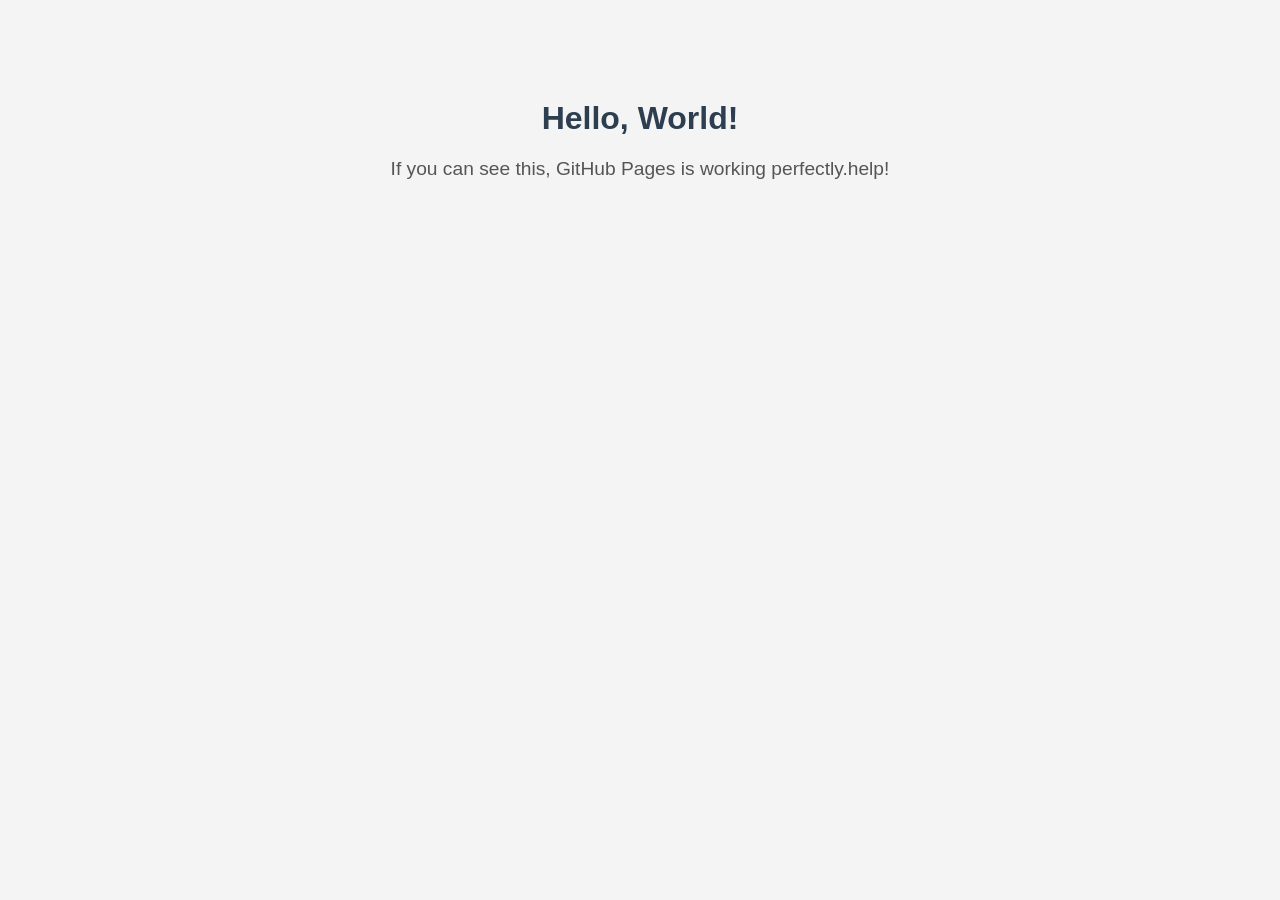
<file: Nebuluxe.com/index.html>
<!DOCTYPE html>
<html lang="en">
<head>
    <meta charset="UTF-8">
    <meta name="viewport" content="width=device-width, initial-scale=1.0">
    <title>Simple Test</title>
    <style>
        body {
            font-family: Arial, sans-serif;
            text-align: center;
            margin-top: 100px;
            background-color: #f4f4f4;
        }
        h1 {
            color: #2c3e50;
        }
        p {
            color: #555;
            font-size: 1.2rem;
        }
    </style>
</head>
<body>
    <h1>Hello, World!</h1>
    <p>If you can see this, GitHub Pages is working perfectly.help!</p>
</body>
</html>
</file>
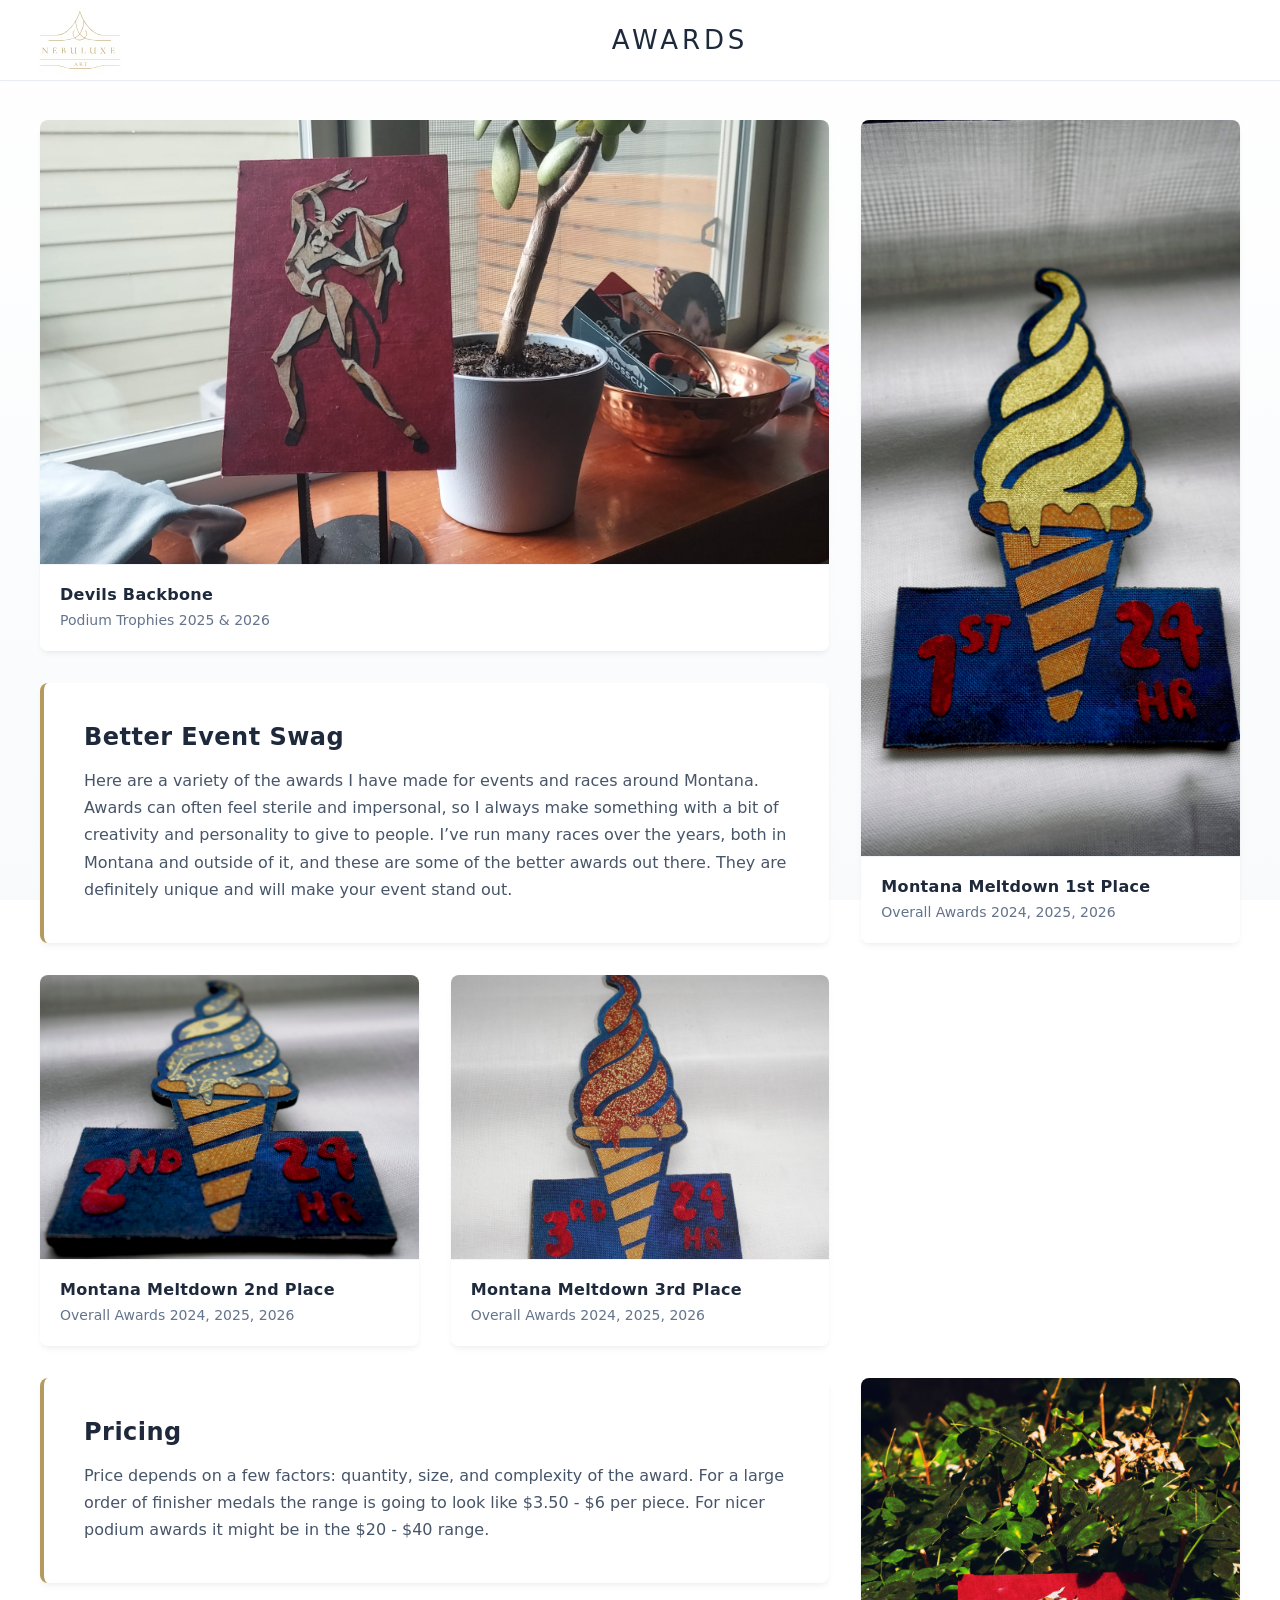
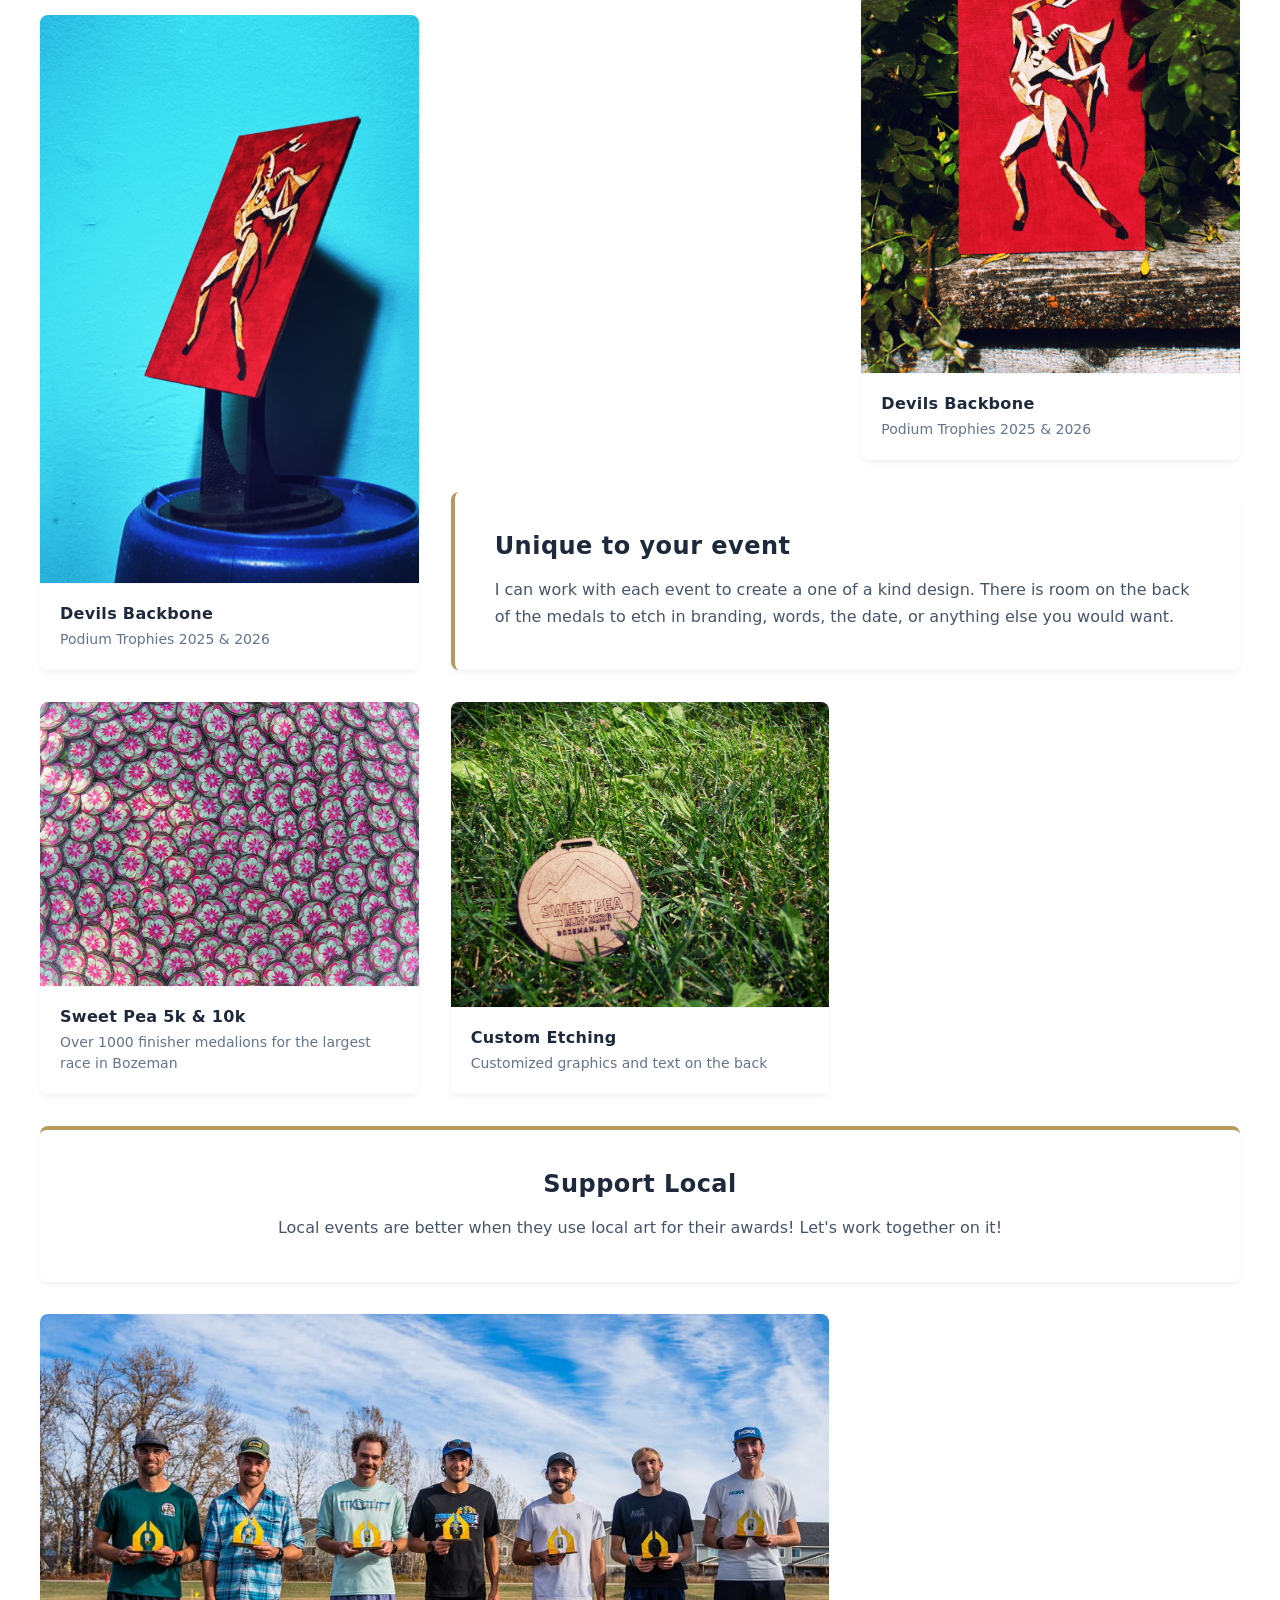
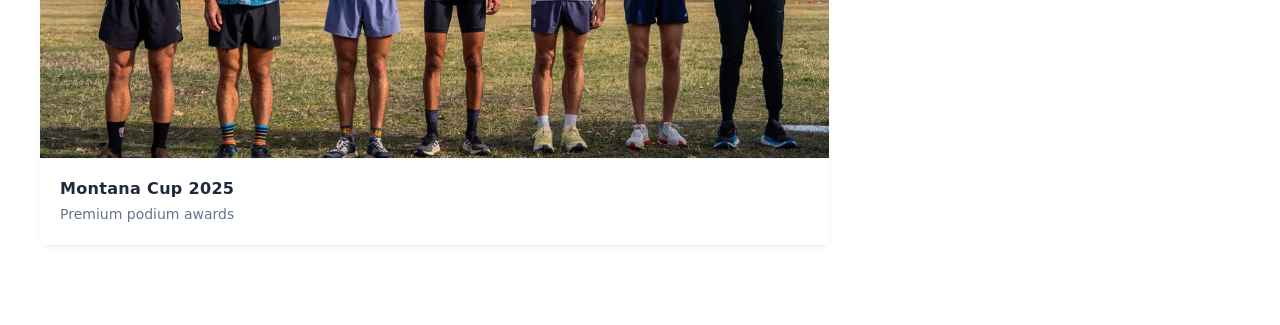
<file: Nebuluxe/awardportfolio.html>
<!DOCTYPE html>
<html lang="en">
<head>
<meta charset="UTF-8">
<meta name="viewport" content="width=device-width, initial-scale=1.0">
<title>Awards</title>
<script src="https://code.createjs.com/1.0.0/createjs.min.js"></script>
<script src="https://cdnjs.cloudflare.com/ajax/libs/gsap/3.12.2/gsap.min.js"></script>
<style>
html, body {
  width: 100%;
  min-height: 100vh; /* Allows the page to grow and scroll */
  padding: 0;
  margin: 0;
  overflow-y: auto; /* Enables vertical scrolling */
  overflow-x: hidden;
  background: linear-gradient(180deg, #FFFFFF 0%, #F8FAFC 100%);
  background-attachment: fixed;
  font-family: 'Segoe UI', system-ui, -apple-system, sans-serif;
  color: #1e293b;
}

#projector {
  position: fixed; /* Stays in the background while you scroll */
  top: 0;
  left: 0;
  width: 100%;
  height: 100%;
  z-index: 0;
  pointer-events: none;
}

/* ========================================== */
/* Top Banner Styles */
/* ========================================== */
.top-banner {
  position: fixed;
  top: 0;
  left: 0;
  width: 100%;
  height: 80px;
  display: grid;
  grid-template-columns: 100px 1fr 100px;
  align-items: center;
  padding: 0 40px;
  z-index: 100;
  background: rgba(255, 255, 255, 0.85);
  backdrop-filter: blur(12px);
  -webkit-backdrop-filter: blur(12px);
  border-bottom: 1px solid rgba(148, 163, 184, 0.2);
  box-shadow: 0 1px 3px rgba(0, 0, 0, 0.02);
}

.banner-title {
  justify-self: center;
  font-size: 26px;
  font-weight: 500;
  letter-spacing: 0.15em;
  text-transform: uppercase;
  color: #1e293b;
  margin: 0;
}

/* ========================================== */
/* Refined Logo Styles */
/* ========================================== */
.glowing-logo-wrapper {
  position: relative;
  width: 80px;
  z-index: 101;
  pointer-events: auto;
  justify-self: start;
  text-decoration: none;
  color: inherit;
  cursor: pointer;
  transition: transform 0.3s ease;
}

.glowing-logo-svg {
  width: 100%;
  height: auto;
  display: block;
  filter: drop-shadow(0 2px 4px rgba(180, 154, 93, 0.2));
  animation: logo-glow-pulse 4s ease-in-out infinite alternate;
  transition: filter 0.3s ease, transform 0.3s ease;
}

.glowing-logo-wrapper:hover .glowing-logo-svg {
  animation-play-state: paused;
  filter: drop-shadow(0 4px 12px rgba(180, 154, 93, 0.4));
  transform: scale(1.05);
}

@keyframes logo-glow-pulse {
  0% { filter: drop-shadow(0 2px 4px rgba(180, 154, 93, 0.2)); }
  100% { filter: drop-shadow(0 4px 8px rgba(180, 154, 93, 0.3)); }
}

/* ========================================== */
/* Responsive Adjustments */
/* ========================================== */
@media (max-width: 768px) {
  .top-banner {
    height: 70px;
    padding: 0 20px;
    grid-template-columns: 60px 1fr 60px;
  }
  .glowing-logo-wrapper {
    width: 50px;
  }
  .banner-title {
    font-size: 18px;
    letter-spacing: 0.1em;
  }
}
/* ========================================== */
/* Editorial Gallery Grid Styles */
/* ========================================== */
.gallery-container {
  position: relative;
  z-index: 10;
  padding: 120px 40px 80px;
  max-width: 1400px;
  margin: 0 auto;
}

.gallery-grid {
  display: grid;
  grid-template-columns: 1fr;
  gap: 24px;
  /* Removed grid-auto-flow: dense to prevent overlapping calculation errors */
}

/* --- Base Card Styling --- */
.gallery-item, .gallery-text-block {
  background: #ffffff;
  border-radius: 8px;
  box-shadow: 0 4px 6px -1px rgba(0, 0, 0, 0.05), 0 2px 4px -1px rgba(0, 0, 0, 0.03);
  transition: transform 0.3s ease, box-shadow 0.3s ease;
  overflow: hidden;
  display: flex;
  flex-direction: column;
}

.gallery-item:hover, .gallery-text-block:hover {
  transform: translateY(-4px);
  box-shadow: 0 12px 20px -4px rgba(0, 0, 0, 0.1), 0 4px 6px -2px rgba(0, 0, 0, 0.05);
}

/* --- Image Card Specifics --- */
.image-wrapper {
  flex: 1;
  position: relative;
  overflow: hidden;
  width: 100%;
}

.gallery-item img {
  width: 100%;
  height: 100%;
  object-fit: cover;
  display: block;
  transition: transform 0.6s ease;
}

.gallery-item:hover img {
  transform: scale(1.03);
}

.gallery-caption {
  flex-shrink: 0; /* Prevents the caption from being squished */
  padding: 20px;
  border-top: 1px solid #f1f5f9;
  background: #ffffff;
}

.gallery-caption h3 {
  font-size: 16px;
  font-weight: 600;
  color: #1e293b;
  margin: 0 0 6px 0;
  letter-spacing: 0.02em;
}

.gallery-caption p {
  font-size: 14px;
  color: #64748b;
  margin: 0;
  line-height: 1.5;
}

/* --- Text Block Specifics --- */
.gallery-text-block {
  padding: 40px;
  display: flex;
  flex-direction: column;
  justify-content: center;
  border-left: 4px solid #b49a5d;
}

.gallery-text-block h3 {
  font-size: 24px;
  font-weight: 600;
  color: #1e293b;
  margin: 0 0 16px 0;
  letter-spacing: 0.02em;
}

.gallery-text-block p {
  font-size: 16px;
  line-height: 1.7;
  color: #475569;
  margin: 0;
}

/* --- Layout Variants (Desktop) --- */
@media (min-width: 768px) {
  .gallery-grid {
    grid-template-columns: repeat(2, 1fr);
  }
}

@media (min-width: 1024px) {
  .gallery-grid {
    grid-template-columns: repeat(3, 1fr);
    gap: 32px;
    align-items: stretch; /* Ensures all items in a row match height safely */
  }

  /* Visual Rhythm Classes applied to the main card */
  .layout-normal { grid-column: span 1; }
  .layout-wide   { grid-column: span 2; }
  .layout-tall   { grid-column: span 1; grid-row: span 2; }

  .layout-text   { grid-column: span 2; }
  .layout-text-full {
    grid-column: 1 / -1;
    text-align: center;
    border-left: none;
    border-top: 4px solid #b49a5d;
    align-items: center;
  }

  /* ✅ Aspect ratios applied ONLY to the image wrapper to prevent grid conflicts */
  .layout-normal .image-wrapper { aspect-ratio: 4/3; }
  .layout-wide .image-wrapper   { aspect-ratio: 16/9; }
  .layout-tall .image-wrapper   { height: 100%; } /* Fills the 2-row span naturally */
}

/* --- Mobile Adjustments --- */
@media (max-width: 767px) {
  .gallery-container { padding: 100px 20px 60px; }
  .gallery-text-block { padding: 30px 24px; border-left: none; border-top: 4px solid #b49a5d; }
  .layout-text-full { text-align: left; align-items: flex-start; }
}
</style>
</head>
<body>

<!-- Top Banner -->
<header class="top-banner">
  <a href="other_services.html" class="glowing-logo-wrapper" aria-label="Go back to Other Services">
    <svg class="glowing-logo-svg" xmlns="http://www.w3.org/2000/svg" viewBox="0 0 1767 1270">
      <g fill="#b49a5d">
        <path d="M972 225zl-6 62q-4 36-14 75-8 28-17 49-12 30-26 55-11 22-25 40v2q38 48 93 77l9 3h1l9-10q26-34 28-78c2-22-4-44-21-58l-10-6q-3-1-1-4l2-2q18 4 28 20c13 19 13 45 10 67q-4 21-12 38a125 125 0 0 1-26 37l1 1 19 8 26 10q48 15 101 22 53 8 111 8h316a3 3 0 0 1 3 4q-1 4-5 4h-302q-59 1-119-8-47-6-96-19a411 411 0 0 1-61-22l-13 12-28 18q-14 7-31 12-32 8-65 2-25-5-48-18-15-8-28-20l-5-7h-2a602 602 0 0 1-221 48l-52 2H194q-3 0-4-3a3 3 0 0 1 3-4h113l174-1q36 0 80-3 79-5 155-29l39-13 7-3v-1q-38-42-37-99c1-20 9-48 27-59q7-4 14-4a2 2 0 0 1 2 3q0 2-2 3-17 8-24 24-6 14-7 29c-4 37 11 72 35 100h2q13-6 24-13l31-23q25-20 43-46l2-1v-1l-20-30q-29-50-44-103-13-44-18-100l-1-33v-12h-1l-3 4-14 23-5 8q-26 39-58 80-23 27-52 57-34 35-73 63-53 38-116 60l-32 9q-39 9-85 7l-39-1H4q-3 0-4-3l3-3 24-1h348q34 0 65-9a438 438 0 0 0 188-109q21-19 42-41l38-45q29-37 52-73l19-31 19-31q21-38 36-72l21-49q13-32 23-66l1-3h1q2-1 4 2l3 11 13 41a955 955 0 0 0 91 185q24 39 51 75 42 54 94 100 44 40 97 70 30 17 64 29 23 8 46 12l11 3h2l407 1 2 2v3a2 2 0 0 1-3 2h-383q-12 1-27-1-32-6-54-13-39-13-81-38l-16-10-16-10q-38-27-66-53-39-36-74-80-27-34-54-75zM882 24q-12 36-29 75l-17 37-42 84q0 17 2 32 2 36 8 68l4 20 7 30q16 52 42 98 9 16 20 30h1q6-7 13-19l14-26q8-15 19-42 15-36 24-75 4-15 7-37 5-37 8-75 1-11-4-20l-24-46-24-50q-18-41-29-84M777 595zq12 13 27 22 24 14 53 19 30 4 59-5a149 149 0 0 0 62-37c-37-16-69-43-95-73l-6-8h-1l-11 14q-19 21-40 37-15 13-37 25zM530 865zc24 1 40 21 33 44q-9 23-33 26l-14 1q-17-2-24-1h-20l-1-1 1-1c9-1 17-1 17-12v-97q1-8-6-11l-11-1-1-1 1-1h31q13-1 27 1 18 3 22 19 2 22-15 31zm-28 1c12 0 25 0 32-10q7-11 5-23-3-17-19-19h-13q-5 4-5 10zm0 5v48l1 8c4 7 19 6 25 6q21-4 22-25 2-24-19-35a69 69 0 0 0-29-2M68 826v88q-1 8 3 15 4 5 12 5h1v1l-1 1H47v-1l1-1 5-1c11-3 10-16 10-26v-87q-7-6-15-7l-1-1 1-1h25q2 0 3 2l7 9 76 93v-77l-1-16q-3-8-13-9l-1-1v-1l20 1 15-1 1 1-1 2c-14 0-15 11-15 22v102a1 1 0 0 1-3 1zM309 874v47c0 10 6 11 15 11h16c15-1 22-12 25-25l1-1 1 1-1 27-2 2h-85l-1-1 1-1 9-1c8-1 8-8 8-15v-92c0-12-7-13-17-13l-1-1 1-1h81l1 1v25l-1 1-1-1-1-6q-3-11-13-15l-13-1h-12q-12 1-11 13v41h28l7-2q7-4 7-12l1-1h1v36h-1l-1-1v-5q-4-11-17-11zM776 918zq-23 23-54 21c-21-2-38-16-38-38v-73q2-9-6-13l-11-1-1-1 1-1h47v1l-1 1-8 1c-8 2-8 8-8 14v64q0 39 39 41 24-3 41-19v-93c-2-8-10-8-16-8h-1v-1l1-1h45a1 1 0 0 1 2 1l-1 1-9 1q-8 2-8 12v97q0 10 9 10l8 1 1 1-1 1h-28l-1-1-1-3zM907 812l1-1h45l2 1-1 1-9 1q-9 2-8 12v94q0 13 14 12h23q8 0 14-3 12-9 14-23l1-1 1 1-2 28-2 2h-93v-1l1-1c7-1 15 0 16-10v-94l-1-10c-1-7-10-7-16-7zM1207 918zq-23 23-54 21c-21-2-38-16-38-38v-73q2-9-6-12l-10-2a1 1 0 0 1-2-1l1-1h47v2h-1l-8 1c-8 2-8 8-8 14v64q0 39 39 41 23-3 41-19v-93c-2-8-10-8-16-8h-1v-1l1-1h45a1 1 0 0 1 2 1v1h-1l-9 1q-9 2-8 12v97q0 9 9 10l8 1 1 1-1 1h-28l-1-1-1-4zM1398 866zl24-34c3-5 8-15-1-17l-6-1-1-1 2-1h37l1 1v1h-1q-17 4-26 19l-27 36v2q27 42 33 49 6 11 16 14l7 1 1 1-1 1h-43l-1-1 1-1 8-1 2-2-2-4-30-47h-1l-26 38-3 4c-3 10 4 11 11 12l1 1-1 1h-38l-1-1 1-1q16-3 25-16l29-41v-1l-34-51q-7-11-19-12l-1-1v-1h42l1 1v1h-1c-4 0-13 1-8 8zM1586 873zv47c0 10 6 11 15 11h16c15-1 22-12 25-25l1-1 1 1-1 27-2 2h-85l-1-1 1-1 9-1c8-1 8-8 8-15v-92c0-12-7-13-17-13l-1-1 1-1h81l1 1v25l-1 1-1-1-1-6q-3-11-13-15l-13-1h-12q-11 1-11 13v41h28l7-2q7-4 7-12l1-1h1v36h-1l-1-1v-5q-4-11-17-11zM1766 1063v3l-1 1-1763-1-1-1v-4l1-1 1763-1 1 1zM989 1215q11 0 12-4l1-7v-54l-1-7c-1-3-10-3-13-3q-15 3-16 17l-1 1v-1l2-22q2 3 5 3h56q4 0 6-3h1l-2 23h-1l-1-8q-3-10-12-10h-10q-5 1-5 6v63c1 6 8 5 12 6v1h-32zM749 1215q7-1 10-6l6-10 26-62a1 1 0 0 1 2 0v2l31 65q3 9 13 11l-2 1h-26l-1-1h1q8-1 8-3 1-3-1-6l-14-31h-25l-10 26q-5 14 11 14l-1 1h-27zm30-43h21v-1l-10-22h-1ZM951 1215l-1 1h-12q-7 1-10-5l-27-35h-11l-1 1v31c0 7 6 6 11 7v1h-29l-1-1q5 0 8-2 3-1 3-6v-57q1-10-6-10l-4-1-1-1h29c9-1 19 2 22 11q2 15-12 23v1q10 17 22 30 7 9 19 12zm-61-42c8 1 20 1 22-9 2-6 1-16-4-21q-7-5-15-3l-3 2-1 7z"/>
        <path d="m2 1205-1-1v-5h9l324-1q44 0 84 8l33 7 13 3 16 5 42 13 60 18q44 10 92 10h416l33-1 32-4 44-9 60-16 22-7 72-18q22-5 47-7 30-3 64-2h301v8h-344q-23 0-42 3l-21 4-56 13-34 9-64 18q-26 8-56 12-36 5-75 5H890l-214-1-44-2q-33-3-67-13l-70-22q-21-7-47-13l-44-9q-24-4-47-5H2"/>
      </g>
    </svg>
  </a>

  <h1 class="banner-title">Awards</h1>
  <div></div>
</header>

<canvas id="projector"></canvas>

<!-- Gallery Section -->
<main class="gallery-container">
  <div id="gallery-grid" class="gallery-grid">
    <!-- Images will be dynamically injected here by JavaScript -->
  </div>
</main>

<!-- ========== PARTICLE ENGINE SCRIPT ========== -->
<script>
var ParticleEngine = (function() {
	'use strict';
	function ParticleEngine(canvas_id) {
		if (!(this instanceof ParticleEngine)) return new ParticleEngine(canvas_id);
		var _ParticleEngine = this;
		this.canvas_id = canvas_id;
		this.stage = new createjs.Stage(canvas_id);
		this.totalWidth = this.canvasWidth = document.getElementById(canvas_id).width = document.getElementById(canvas_id).offsetWidth;
		this.totalHeight = this.canvasHeight = document.getElementById(canvas_id).height = document.getElementById(canvas_id).offsetHeight;
		this.compositeStyle = "source-over";

		// Updated to a sleek, professional color palette (slate grays and subtle gold)
		this.particleSettings = [
			{id:"small", num:300, fromX:0, toX:this.totalWidth, ballwidth:2, alphamax:0.4, areaHeight:.5, color:"#cbd5e1", fill:false},
			{id:"medium", num:80, fromX:0, toX:this.totalWidth, ballwidth:4, alphamax:0.3, areaHeight:1, color:"#94a3b8", fill:true},
			{id:"large", num:15, fromX:0, toX:this.totalWidth, ballwidth:12, alphamax:0.15, areaHeight:1, color:"#b49a5d", fill:true}
		];
		this.particleArray = [];

		// Updated background lights to be subtle and clean
		this.lights = [
			{ellipseWidth:600, ellipseHeight:300, alpha:0.15, offsetX:0, offsetY:0, color:"#f1f5f9"},
			{ellipseWidth:400, ellipseHeight:400, alpha:0.1, offsetX:-100, offsetY:50, color:"#e2e8f0"},
			{ellipseWidth:200, ellipseHeight:200, alpha:0.08, offsetX:150, offsetY:-100, color:"#f8fafc"}
		];
		this.stage.compositeOperation = _ParticleEngine.compositeStyle;

		function drawBgLight() {
			for (var i = 0, len = _ParticleEngine.lights.length; i < len; i++) {
				var light = new createjs.Shape();
				light.graphics.beginFill(_ParticleEngine.lights[i].color).drawEllipse(0, 0, _ParticleEngine.lights[i].ellipseWidth, _ParticleEngine.lights[i].ellipseHeight);
				light.regX = _ParticleEngine.lights[i].ellipseWidth/2;
				light.regY = _ParticleEngine.lights[i].ellipseHeight/2;
				light.y = light.initY = _ParticleEngine.totalHeight/2 + _ParticleEngine.lights[i].offsetY;
				light.x = light.initX = _ParticleEngine.totalWidth/2 + _ParticleEngine.lights[i].offsetX;
				var blurFilter = new createjs.BlurFilter(_ParticleEngine.lights[i].ellipseWidth, _ParticleEngine.lights[i].ellipseHeight, 1);
				var bounds = blurFilter.getBounds();
				light.filters = [blurFilter];
				light.cache(bounds.x-_ParticleEngine.lights[i].ellipseWidth/2, bounds.y-_ParticleEngine.lights[i].ellipseHeight/2, bounds.width*2, bounds.height*2);
				light.alpha = _ParticleEngine.lights[i].alpha;
				light.compositeOperation = "source-over";
				_ParticleEngine.stage.addChildAt(light, 0);
				_ParticleEngine.lights[i].elem = light;
			}
			gsap.fromTo(_ParticleEngine.lights[0].elem, {scaleX:1.5, x:_ParticleEngine.lights[0].elem.initX, y:_ParticleEngine.lights[0].elem.initY}, {duration: 10, yoyo:true, repeat:-1, ease:"power1.inOut", scaleX:2, scaleY:0.7});
			gsap.fromTo(_ParticleEngine.lights[1].elem, {x:_ParticleEngine.lights[1].elem.initX, y:_ParticleEngine.lights[1].elem.initY}, {duration: 12, delay:5, yoyo:true, repeat:-1, ease:"power1.inOut", scaleY:2, scaleX:2, y:_ParticleEngine.totalHeight/2-50, x:_ParticleEngine.totalWidth/2+100});
			gsap.fromTo(_ParticleEngine.lights[2].elem, {x:_ParticleEngine.lights[2].elem.initX, y:_ParticleEngine.lights[2].elem.initY}, {duration: 8, delay:2, yoyo:true, repeat:-1, ease:"power1.inOut", scaleY:1.5, scaleX:1.5, y:_ParticleEngine.totalHeight/2, x:_ParticleEngine.totalWidth/2-200});
		}

		function drawParticles() {
			for (var i = 0, len = _ParticleEngine.particleSettings.length; i < len; i++) {
				var ball = _ParticleEngine.particleSettings[i];
				for (var s = 0; s < ball.num; s++ ) {
					var circle = new createjs.Shape();
					if(ball.fill) {
						circle.graphics.beginFill(ball.color).drawCircle(0, 0, ball.ballwidth);
						var blurFilter = new createjs.BlurFilter(ball.ballwidth/2, ball.ballwidth/2, 1);
						circle.filters = [blurFilter];
						var bounds = blurFilter.getBounds();
						circle.cache(-50+bounds.x, -50+bounds.y, 100+bounds.width, 100+bounds.height);
					} else {
						circle.graphics.beginStroke(ball.color).setStrokeStyle(1).drawCircle(0, 0, ball.ballwidth);
					}
					circle.alpha = range(0, 0.1);
					circle.alphaMax = ball.alphamax;
					circle.distance = ball.ballwidth * 2;
					circle.ballwidth = ball.ballwidth;
					circle.flag = ball.id;
					_ParticleEngine.applySettings(circle, ball.fromX, ball.toX, ball.areaHeight);
					circle.speed = range(2, 10);
					circle.y = circle.initY;
					circle.x = circle.initX;
					circle.scaleX = circle.scaleY = range(0.3, 1);
					_ParticleEngine.stage.addChild(circle);
					animateBall(circle);
					_ParticleEngine.particleArray.push(circle);
				}
			}
		}

		this.applySettings = function(circle, positionX, totalWidth, areaHeight) {
			circle.speed = range(1, 3);
			circle.initY = weightedRange(0, _ParticleEngine.totalHeight, 1, [_ParticleEngine.totalHeight * (2-areaHeight/2)/4, _ParticleEngine.totalHeight*(2+areaHeight/2)/4], 0.8 );
			circle.initX = weightedRange(positionX, totalWidth, 1, [positionX+ ((totalWidth-positionX))/4, positionX+ ((totalWidth-positionX)) * 3/4], 0.6);
		}

		function animateBall(ball) {
			var scale = range(0.3, 1);
			var xpos = range(ball.initX - ball.distance, ball.initX + ball.distance);
			var ypos = range(ball.initY - ball.distance, ball.initY + ball.distance);
			var speed = ball.speed;
			gsap.to(ball, {duration: speed, scaleX: scale, scaleY: scale, x: xpos, y: ypos, onComplete: animateBall, onCompleteParams: [ball], ease: "power3.inOut"});
			gsap.to(ball, {duration: speed/2, alpha: range(0.1, ball.alphaMax), onComplete: fadeout, onCompleteParams: [ball, speed]});
		}

		function fadeout(ball, speed) {
			ball.speed = range(2, 10);
			gsap.to(ball, {duration: speed/2, alpha: 0 });
		}
		drawBgLight();
		drawParticles();
	}

	ParticleEngine.prototype.render = function() { this.stage.update(); }
	ParticleEngine.prototype.resize = function() {
		this.totalWidth = this.canvasWidth = document.getElementById(this.canvas_id).width = document.getElementById(this.canvas_id).offsetWidth;
		this.totalHeight = this.canvasHeight = document.getElementById(this.canvas_id).height = document.getElementById(this.canvas_id).offsetHeight;
		this.render();
		for (var i = 0, length = this.particleArray.length; i < length; i++) {
			this.applySettings(this.particleArray[i], 0, this.totalWidth, this.particleArray[i].areaHeight);
		}
		for (var j = 0, len = this.lights.length; j < len; j++) {
			this.lights[j].elem.initY = this.totalHeight/2 + this.lights[j].offsetY;
			this.lights[j].elem.initX = this.totalWidth/2 + this.lights[j].offsetX;
			gsap.to(this.lights[j].elem, {duration: 0.5, x: this.lights[j].elem.initX, y: this.lights[j].elem.initY});
		}
	}
	return ParticleEngine;
}());

function range(min, max) { return min + (max - min) * Math.random(); }
function round(num, precision) { var decimal = Math.pow(10, precision); return Math.round(decimal * num) / decimal; }
function weightedRange(to, from, decimalPlaces, weightedRange, weightStrength) {
	if (typeof from === "undefined" || from === null) from = 0;
	if (typeof decimalPlaces === "undefined" || decimalPlaces === null) decimalPlaces = 0;
	if (typeof weightedRange === "undefined" || weightedRange === null) weightedRange = 0;
	if (typeof weightStrength === "undefined" || weightStrength === null) weightStrength = 0;
	var ret;
	if(to == from) { return(to); }
	if(weightedRange && Math.random() <= weightStrength) {
		ret = round(Math.random() * (weightedRange[1] - weightedRange[0]) + weightedRange[0], decimalPlaces);
	} else {
		ret = round(Math.random() * (to - from) + from, decimalPlaces);
	}
	return ret;
}

var particles;
(function(){
	particles = new ParticleEngine('projector');
	createjs.Ticker.on("tick", updateCanvas);
	window.addEventListener('resize', resizeCanvas, false);
	function updateCanvas(){ particles.render(); }
	function resizeCanvas(){ particles.resize(); }
}());
</script>
<!-- ========================================== -->
<!-- EDITORIAL GALLERY LOADER -->
<!-- ========================================== -->
<script>
  document.addEventListener('DOMContentLoaded', function() {
    const galleryGrid = document.getElementById('gallery-grid');

    const galleryData = [
      {
        type: 'image',
        src: 'Images/AwardPortfolio/2025062790543.jpg',
        title: 'Devils Backbone',
        subtitle: 'Podium Trophies 2025 & 2026',
        layout: 'wide'
      },
      {
        type: 'image',
        src: 'Images/AwardPortfolio/DSC1985.jpg',
        title: 'Montana Meltdown 1st Place',
        subtitle: 'Overall Awards 2024, 2025, 2026',
        layout: 'tall'
      },
      {
        type: 'text',
        title: 'Better Event Swag',
        content: 'Here are a variety of the awards I have made for events and races around Montana. Awards can often feel sterile and impersonal, so I always make something with a bit of creativity and personality to give to people. I’ve run many races over the years, both in Montana and outside of it, and these are some of the better awards out there. They are definitely unique and will make your event stand out.',
        layout: 'text'
      },
      {
        type: 'image',
        src: 'Images/AwardPortfolio/DSC1986.jpg',
        title: 'Montana Meltdown 2nd Place',
        subtitle: 'Overall Awards 2024, 2025, 2026',
        layout: 'normal'
      },
      {
        type: 'image',
        src: 'Images/AwardPortfolio/DSC1989.jpg',
        title: 'Montana Meltdown 3rd Place',
        subtitle: 'Overall Awards 2024, 2025, 2026',
        layout: 'normal'
      },
      {
        type: 'text',
        title: 'Pricing',
        content: 'Price depends on a few factors: quantity, size, and complexity of the award. For a large order of finisher medals the range is going to look like $3.50 - $6 per piece. For nicer podium awards it might be in the $20 - $40 range.',
        layout: 'text'
      },
      {
        type: 'image',
        src: 'Images/AwardPortfolio/DSC2646.jpg',
        title: 'Devils Backbone',
        subtitle: 'Podium Trophies 2025 & 2026',
        layout: 'tall'
      },
      {
        type: 'image',
        src: 'Images/AwardPortfolio/DSC2651.jpg',
        title: 'Devils Backbone',
        subtitle: 'Podium Trophies 2025 & 2026',
        layout: 'tall'
      },
      {
        type: 'text',
        title: 'Unique to your event',
        content: 'I can work with each event to create a one of a kind design. There is room on the back of the medals to etch in branding, words, the date, or anything else you would want.',
        layout: 'text'
      },
      {
        type: 'image',
        src: 'Images/AwardPortfolio/DSC2903.jpg',
        title: 'Sweet Pea 5k & 10k',
        subtitle: 'Over 1000 finisher medalions for the largest race in Bozeman',
        layout: 'normal'
      },
      {
        type: 'image',
        src: 'Images/AwardPortfolio/DSC2905.jpg',
        title: 'Custom Etching',
        subtitle: 'Customized graphics and text on the back',
        layout: 'normal'
      },
      {
        type: 'text',
        title: 'Support Local',
        content: 'Local events are better when they use local art for their awards! Let\'s work together on it!',
        layout: 'text-full'
      },
      {
        type: 'image',
        src: 'Images/AwardPortfolio/MTCupawards.png',
        title: 'Montana Cup 2025',
        subtitle: 'Premium podium awards',
        layout: 'wide'
      }
    ];

    galleryData.forEach(data => {
      if (data.type === 'image') {
        const item = document.createElement('div');
        item.className = `gallery-item layout-${data.layout}`;

        // ✅ NEW: Wrapper isolates the image sizing from the grid item
        const imgWrapper = document.createElement('div');
        imgWrapper.className = 'image-wrapper';

        const img = document.createElement('img');
        img.src = data.src;
        img.alt = data.title;
        img.loading = 'lazy';

        const caption = document.createElement('div');
        caption.className = 'gallery-caption';
        caption.innerHTML = `<h3>${data.title}</h3><p>${data.subtitle}</p>`;

        img.onerror = function() {
          console.warn('❌ FAILED to load image:', data.src);
          item.style.display = 'none';
        };

        imgWrapper.appendChild(img);
        item.appendChild(imgWrapper);
        item.appendChild(caption);
        galleryGrid.appendChild(item);

      } else if (data.type === 'text') {
        const textBlock = document.createElement('div');
        textBlock.className = `gallery-text-block layout-${data.layout}`;
        textBlock.innerHTML = `<h3>${data.title}</h3><p>${data.content}</p>`;
        galleryGrid.appendChild(textBlock);
      }
    });

    console.log('✅ Gallery successfully loaded with', galleryData.length, 'items.');
  });
</script>

</body>
</html>
</file>
